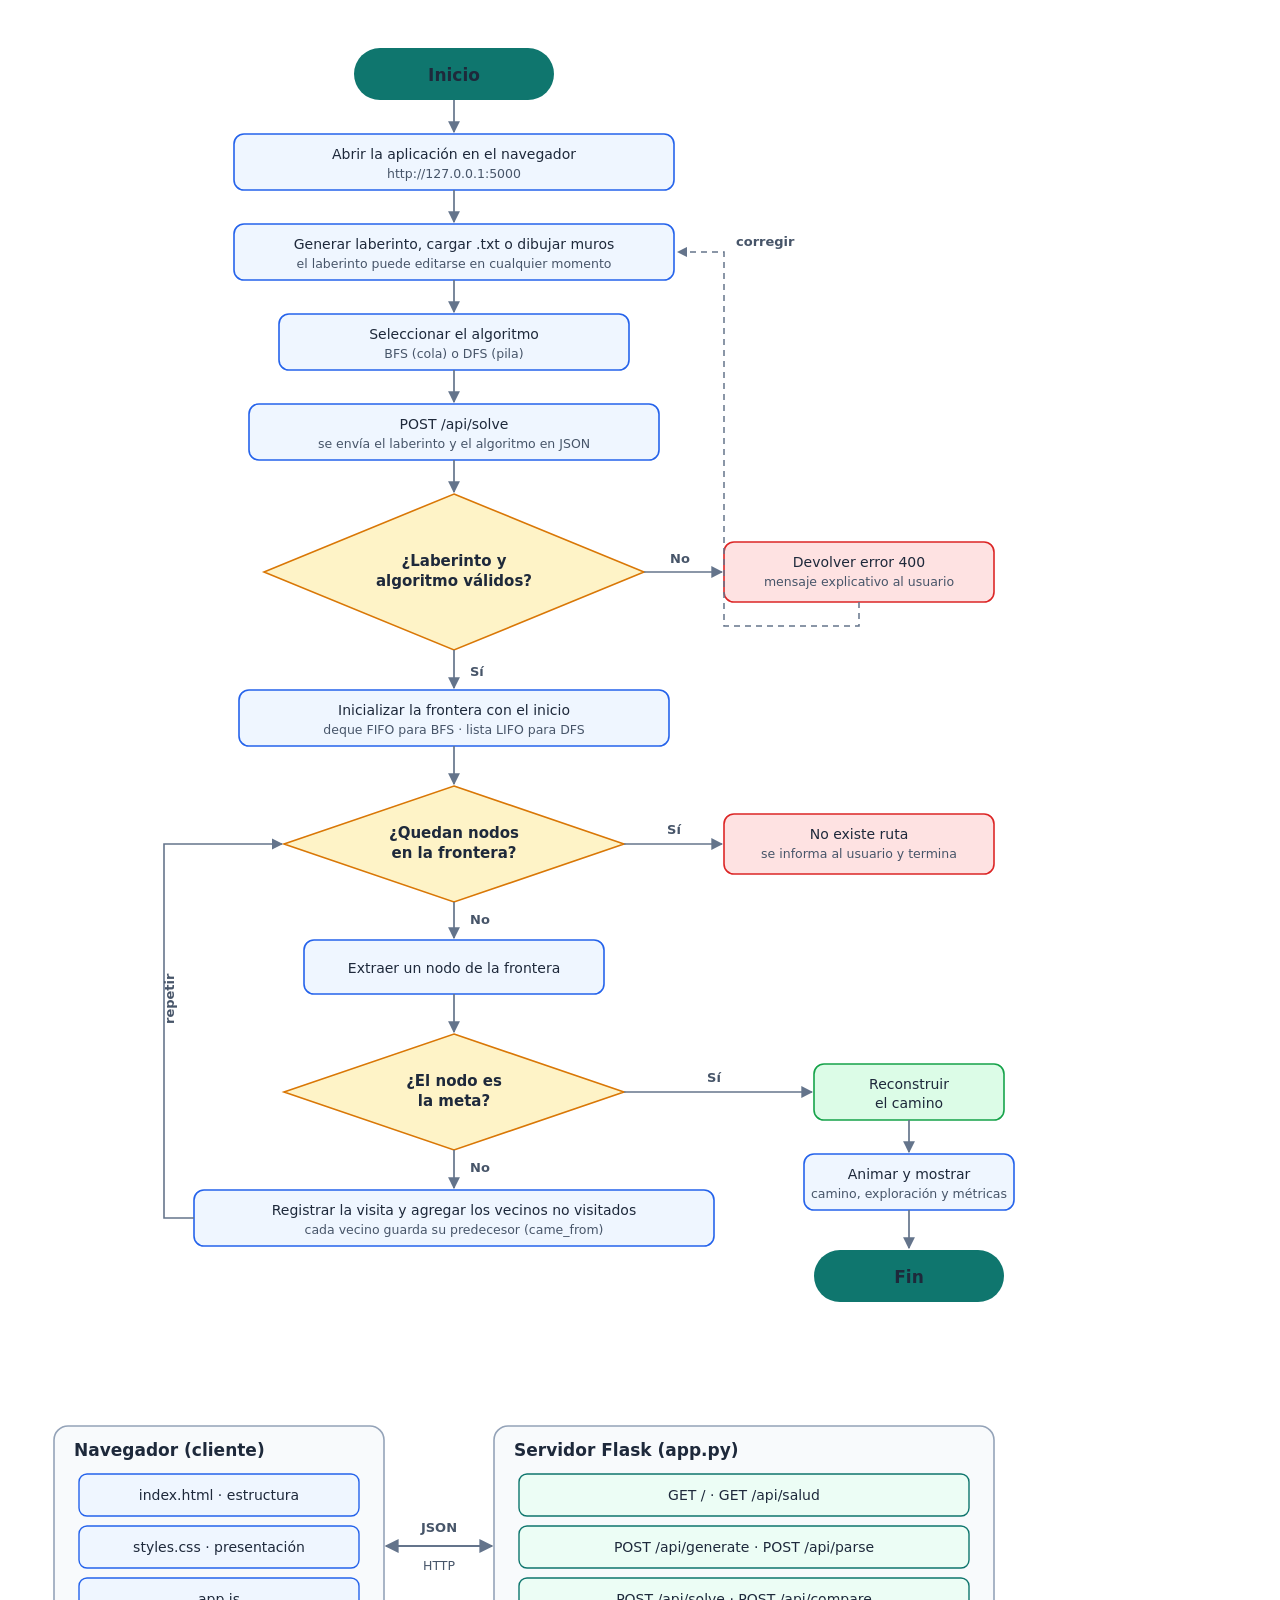
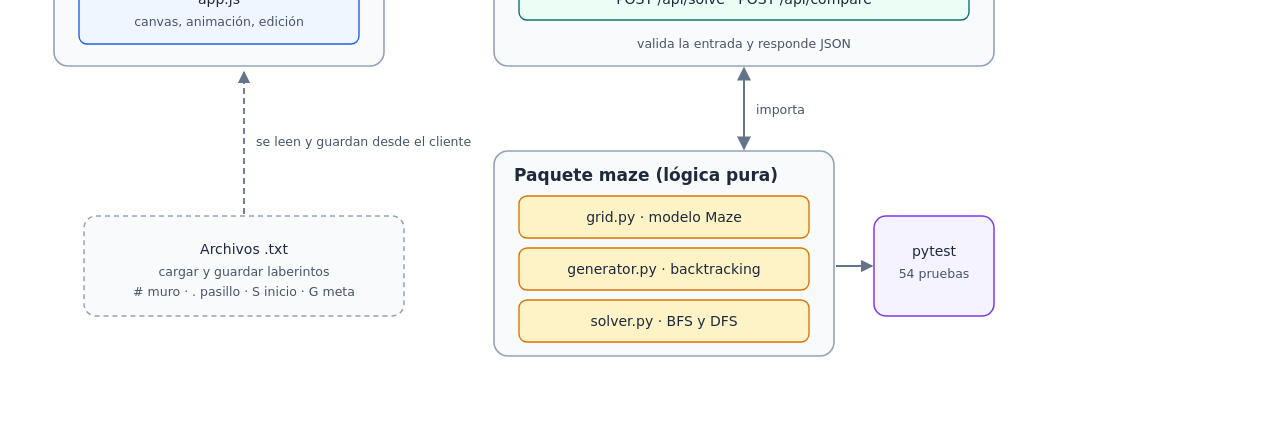
<file: docs/diagramas.html>
<!DOCTYPE html>
<html lang="es">
<head>
<meta charset="utf-8">
<style>
  * { box-sizing: border-box; margin: 0; padding: 0; }
  body { background: #ffffff; font-family: "DejaVu Sans", "Segoe UI", sans-serif; }
  .lienzo { background: #fff; padding: 24px; display: inline-block; }
  svg { display: block; }
  text { font-family: "DejaVu Sans", "Segoe UI", sans-serif; fill: #1e293b; }
  .t { font-size: 17px; font-weight: 600; }
  .ts { font-size: 14px; font-weight: 500; }
  .txs { font-size: 12.5px; fill: #475569; }
  .cond { font-size: 15px; font-weight: 600; }
  .eti { font-size: 13px; font-weight: 700; fill: #475569; }
</style>
</head>
<body>

<!-- ================= DIAGRAMA 1: FLUJO DEL PROGRAMA ================= -->
<div class="lienzo" id="flujo">
<svg width="1000" height="1310" viewBox="0 0 1000 1310">
  <defs>
    <marker id="fl" viewBox="0 0 10 10" refX="9" refY="5" markerWidth="7" markerHeight="7" orient="auto-start-reverse">
      <path d="M 0 0 L 10 5 L 0 10 z" fill="#64748b"/>
    </marker>
  </defs>

  <rect x="330" y="24" width="200" height="52" rx="26" fill="#0f766e"/>
  <text x="430" y="57" text-anchor="middle" class="t" fill="#ffffff">Inicio</text>

  <rect x="210" y="110" width="440" height="56" rx="10" fill="#eff6ff" stroke="#2563eb" stroke-width="1.6"/>
  <text x="430" y="135" text-anchor="middle" class="ts">Abrir la aplicación en el navegador</text>
  <text x="430" y="154" text-anchor="middle" class="txs">http://127.0.0.1:5000</text>

  <rect x="210" y="200" width="440" height="56" rx="10" fill="#eff6ff" stroke="#2563eb" stroke-width="1.6"/>
  <text x="430" y="225" text-anchor="middle" class="ts">Generar laberinto, cargar .txt o dibujar muros</text>
  <text x="430" y="244" text-anchor="middle" class="txs">el laberinto puede editarse en cualquier momento</text>

  <rect x="255" y="290" width="350" height="56" rx="10" fill="#eff6ff" stroke="#2563eb" stroke-width="1.6"/>
  <text x="430" y="315" text-anchor="middle" class="ts">Seleccionar el algoritmo</text>
  <text x="430" y="334" text-anchor="middle" class="txs">BFS (cola) o DFS (pila)</text>

  <rect x="225" y="380" width="410" height="56" rx="10" fill="#eff6ff" stroke="#2563eb" stroke-width="1.6"/>
  <text x="430" y="405" text-anchor="middle" class="ts">POST /api/solve</text>
  <text x="430" y="424" text-anchor="middle" class="txs">se envía el laberinto y el algoritmo en JSON</text>

  <polygon points="430,470 620,548 430,626 240,548" fill="#fef3c7" stroke="#d97706" stroke-width="1.6"/>
  <text x="430" y="542" text-anchor="middle" class="cond">¿Laberinto y</text>
  <text x="430" y="562" text-anchor="middle" class="cond">algoritmo válidos?</text>

  <rect x="700" y="518" width="270" height="60" rx="10" fill="#fee2e2" stroke="#dc2626" stroke-width="1.6"/>
  <text x="835" y="543" text-anchor="middle" class="ts">Devolver error 400</text>
  <text x="835" y="562" text-anchor="middle" class="txs">mensaje explicativo al usuario</text>

  <rect x="215" y="666" width="430" height="56" rx="10" fill="#eff6ff" stroke="#2563eb" stroke-width="1.6"/>
  <text x="430" y="691" text-anchor="middle" class="ts">Inicializar la frontera con el inicio</text>
  <text x="430" y="710" text-anchor="middle" class="txs">deque FIFO para BFS · lista LIFO para DFS</text>

  <polygon points="430,762 600,820 430,878 260,820" fill="#fef3c7" stroke="#d97706" stroke-width="1.6"/>
  <text x="430" y="814" text-anchor="middle" class="cond">¿Quedan nodos</text>
  <text x="430" y="834" text-anchor="middle" class="cond">en la frontera?</text>

  <rect x="700" y="790" width="270" height="60" rx="10" fill="#fee2e2" stroke="#dc2626" stroke-width="1.6"/>
  <text x="835" y="815" text-anchor="middle" class="ts">No existe ruta</text>
  <text x="835" y="834" text-anchor="middle" class="txs">se informa al usuario y termina</text>

  <rect x="280" y="916" width="300" height="54" rx="10" fill="#eff6ff" stroke="#2563eb" stroke-width="1.6"/>
  <text x="430" y="949" text-anchor="middle" class="ts">Extraer un nodo de la frontera</text>

  <polygon points="430,1010 600,1068 430,1126 260,1068" fill="#fef3c7" stroke="#d97706" stroke-width="1.6"/>
  <text x="430" y="1062" text-anchor="middle" class="cond">¿El nodo es</text>
  <text x="430" y="1082" text-anchor="middle" class="cond">la meta?</text>

  <rect x="170" y="1166" width="520" height="56" rx="10" fill="#eff6ff" stroke="#2563eb" stroke-width="1.6"/>
  <text x="430" y="1191" text-anchor="middle" class="ts">Registrar la visita y agregar los vecinos no visitados</text>
  <text x="430" y="1210" text-anchor="middle" class="txs">cada vecino guarda su predecesor (came_from)</text>

  <rect x="790" y="1040" width="190" height="56" rx="10" fill="#dcfce7" stroke="#16a34a" stroke-width="1.6"/>
  <text x="885" y="1065" text-anchor="middle" class="ts">Reconstruir</text>
  <text x="885" y="1084" text-anchor="middle" class="ts">el camino</text>

  <rect x="780" y="1130" width="210" height="56" rx="10" fill="#eff6ff" stroke="#2563eb" stroke-width="1.6"/>
  <text x="885" y="1155" text-anchor="middle" class="ts">Animar y mostrar</text>
  <text x="885" y="1174" text-anchor="middle" class="txs">camino, exploración y métricas</text>

  <rect x="790" y="1226" width="190" height="52" rx="26" fill="#0f766e"/>
  <text x="885" y="1259" text-anchor="middle" class="t" fill="#ffffff">Fin</text>

  <!-- flujo principal -->
  <g stroke="#64748b" stroke-width="1.7" fill="none" marker-end="url(#fl)">
    <path d="M430 76 L430 108"/>
    <path d="M430 166 L430 198"/>
    <path d="M430 256 L430 288"/>
    <path d="M430 346 L430 378"/>
    <path d="M430 436 L430 468"/>
    <path d="M430 626 L430 664"/>
    <path d="M430 722 L430 760"/>
    <path d="M430 878 L430 914"/>
    <path d="M430 970 L430 1008"/>
    <path d="M430 1126 L430 1164"/>
  </g>

  <!-- decisión 1: no -->
  <path d="M620 548 L698 548" stroke="#64748b" stroke-width="1.7" fill="none" marker-end="url(#fl)"/>
  <text x="656" y="539" text-anchor="middle" class="eti">No</text>
  <path d="M835 578 L835 602 L700 602 L700 228 L654 228" stroke="#64748b" stroke-width="1.5"
        fill="none" stroke-dasharray="6 5" marker-end="url(#fl)"/>
  <text x="712" y="222" class="eti">corregir</text>
  <text x="446" y="652" class="eti">Sí</text>

  <!-- frontera vacía -->
  <path d="M600 820 L698 820" stroke="#64748b" stroke-width="1.7" fill="none" marker-end="url(#fl)"/>
  <text x="650" y="810" text-anchor="middle" class="eti">Sí</text>
  <text x="446" y="900" class="eti">No</text>

  <!-- decisión 2 -->
  <path d="M600 1068 L788 1068" stroke="#64748b" stroke-width="1.7" fill="none" marker-end="url(#fl)"/>
  <text x="690" y="1058" text-anchor="middle" class="eti">Sí</text>
  <path d="M885 1096 L885 1128" stroke="#64748b" stroke-width="1.7" fill="none" marker-end="url(#fl)"/>
  <path d="M885 1186 L885 1224" stroke="#64748b" stroke-width="1.7" fill="none" marker-end="url(#fl)"/>
  <text x="446" y="1148" class="eti">No</text>

  <!-- ciclo de exploración -->
  <path d="M170 1194 L140 1194 L140 820 L258 820" stroke="#64748b" stroke-width="1.6"
        fill="none" marker-end="url(#fl)"/>
  <text x="150" y="1000" class="eti" transform="rotate(-90 150 1000)">repetir</text>
</svg>
</div>

<!-- ================= DIAGRAMA 2: ARQUITECTURA ================= -->
<div class="lienzo" id="arquitectura">
<svg width="1000" height="620" viewBox="0 0 1000 620">
  <defs>
    <marker id="a2" viewBox="0 0 10 10" refX="9" refY="5" markerWidth="7" markerHeight="7" orient="auto-start-reverse">
      <path d="M 0 0 L 10 5 L 0 10 z" fill="#64748b"/>
    </marker>
  </defs>

  <!-- cliente -->
  <rect x="30" y="40" width="330" height="240" rx="14" fill="#f8fafc" stroke="#94a3b8" stroke-width="1.6"/>
  <text x="50" y="70" class="t">Navegador (cliente)</text>
  <rect x="55" y="88" width="280" height="42" rx="8" fill="#eff6ff" stroke="#2563eb" stroke-width="1.4"/>
  <text x="195" y="114" text-anchor="middle" class="ts">index.html · estructura</text>
  <rect x="55" y="140" width="280" height="42" rx="8" fill="#eff6ff" stroke="#2563eb" stroke-width="1.4"/>
  <text x="195" y="166" text-anchor="middle" class="ts">styles.css · presentación</text>
  <rect x="55" y="192" width="280" height="66" rx="8" fill="#eff6ff" stroke="#2563eb" stroke-width="1.4"/>
  <text x="195" y="218" text-anchor="middle" class="ts">app.js</text>
  <text x="195" y="240" text-anchor="middle" class="txs">canvas, animación, edición</text>

  <!-- servidor -->
  <rect x="470" y="40" width="500" height="240" rx="14" fill="#f8fafc" stroke="#94a3b8" stroke-width="1.6"/>
  <text x="490" y="70" class="t">Servidor Flask (app.py)</text>
  <rect x="495" y="88" width="450" height="42" rx="8" fill="#ecfdf5" stroke="#0f766e" stroke-width="1.4"/>
  <text x="720" y="114" text-anchor="middle" class="ts">GET /  ·  GET /api/salud</text>
  <rect x="495" y="140" width="450" height="42" rx="8" fill="#ecfdf5" stroke="#0f766e" stroke-width="1.4"/>
  <text x="720" y="166" text-anchor="middle" class="ts">POST /api/generate  ·  POST /api/parse</text>
  <rect x="495" y="192" width="450" height="42" rx="8" fill="#ecfdf5" stroke="#0f766e" stroke-width="1.4"/>
  <text x="720" y="218" text-anchor="middle" class="ts">POST /api/solve  ·  POST /api/compare</text>
  <text x="720" y="262" text-anchor="middle" class="txs">valida la entrada y responde JSON</text>

  <!-- paquete maze -->
  <rect x="470" y="365" width="340" height="205" rx="14" fill="#f8fafc" stroke="#94a3b8" stroke-width="1.6"/>
  <text x="490" y="395" class="t">Paquete maze (lógica pura)</text>
  <rect x="495" y="410" width="290" height="42" rx="8" fill="#fef3c7" stroke="#d97706" stroke-width="1.4"/>
  <text x="640" y="436" text-anchor="middle" class="ts">grid.py · modelo Maze</text>
  <rect x="495" y="462" width="290" height="42" rx="8" fill="#fef3c7" stroke="#d97706" stroke-width="1.4"/>
  <text x="640" y="488" text-anchor="middle" class="ts">generator.py · backtracking</text>
  <rect x="495" y="514" width="290" height="42" rx="8" fill="#fef3c7" stroke="#d97706" stroke-width="1.4"/>
  <text x="640" y="540" text-anchor="middle" class="ts">solver.py · BFS y DFS</text>

  <!-- pruebas -->
  <rect x="850" y="430" width="120" height="100" rx="12" fill="#f5f3ff" stroke="#7c3aed" stroke-width="1.5"/>
  <text x="910" y="470" text-anchor="middle" class="ts">pytest</text>
  <text x="910" y="492" text-anchor="middle" class="txs">54 pruebas</text>

  <!-- archivos -->
  <rect x="60" y="430" width="320" height="100" rx="12" fill="#f8fafc" stroke="#94a3b8" stroke-width="1.5" stroke-dasharray="5 4"/>
  <text x="220" y="468" text-anchor="middle" class="ts">Archivos .txt</text>
  <text x="220" y="490" text-anchor="middle" class="txs">cargar y guardar laberintos</text>
  <text x="220" y="510" text-anchor="middle" class="txs"># muro · . pasillo · S inicio · G meta</text>

  <!-- flechas -->
  <path d="M362 160 L468 160" stroke="#64748b" stroke-width="2" fill="none" marker-end="url(#a2)" marker-start="url(#a2)"/>
  <text x="415" y="146" text-anchor="middle" class="eti">JSON</text>
  <text x="415" y="184" text-anchor="middle" class="txs">HTTP</text>

  <path d="M720 282 L720 363" stroke="#64748b" stroke-width="2" fill="none" marker-end="url(#a2)" marker-start="url(#a2)"/>
  <text x="732" y="328" class="txs">importa</text>

  <path d="M812 480 L848 480" stroke="#64748b" stroke-width="1.8" fill="none" marker-end="url(#a2)"/>

  <path d="M220 428 L220 286" stroke="#64748b" stroke-width="1.8" fill="none" marker-end="url(#a2)" stroke-dasharray="6 4"/>
  <text x="232" y="360" class="txs">se leen y guardan desde el cliente</text>
</svg>
</div>

</body>
</html>
</file>
